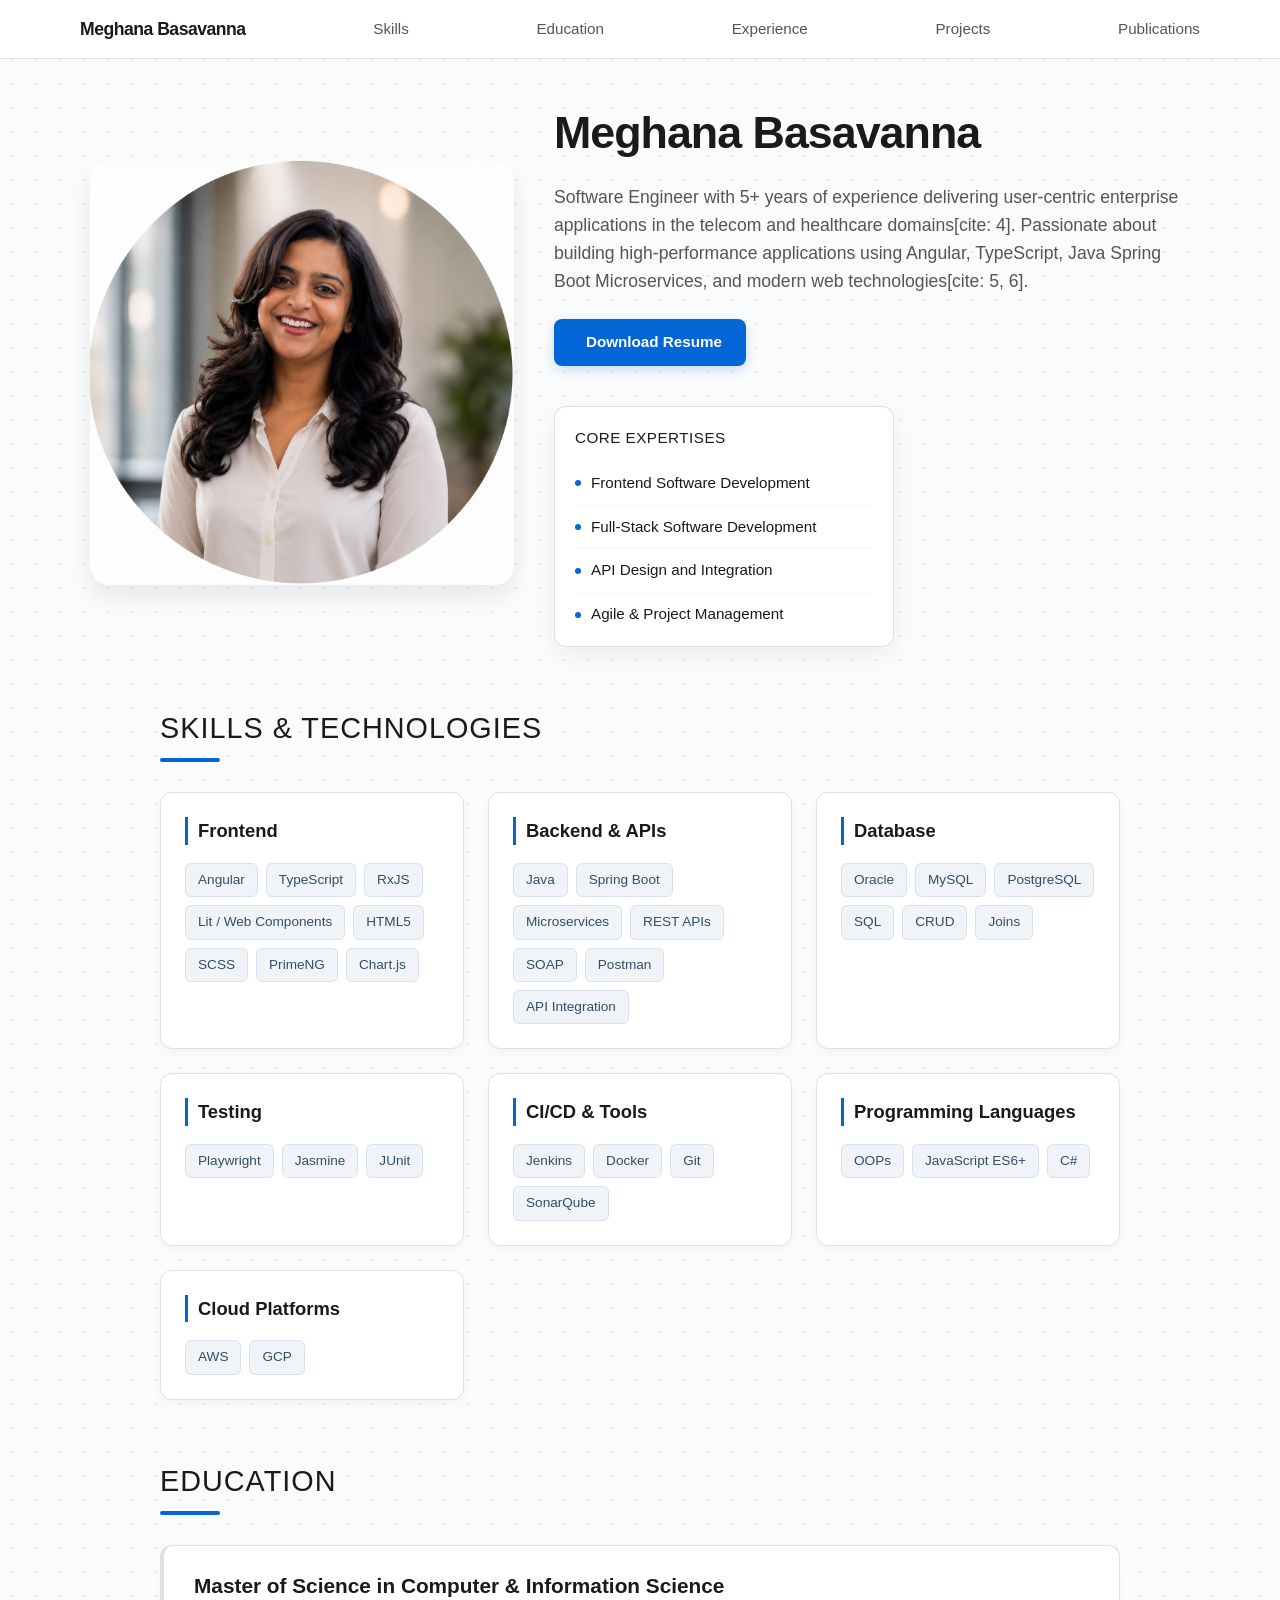
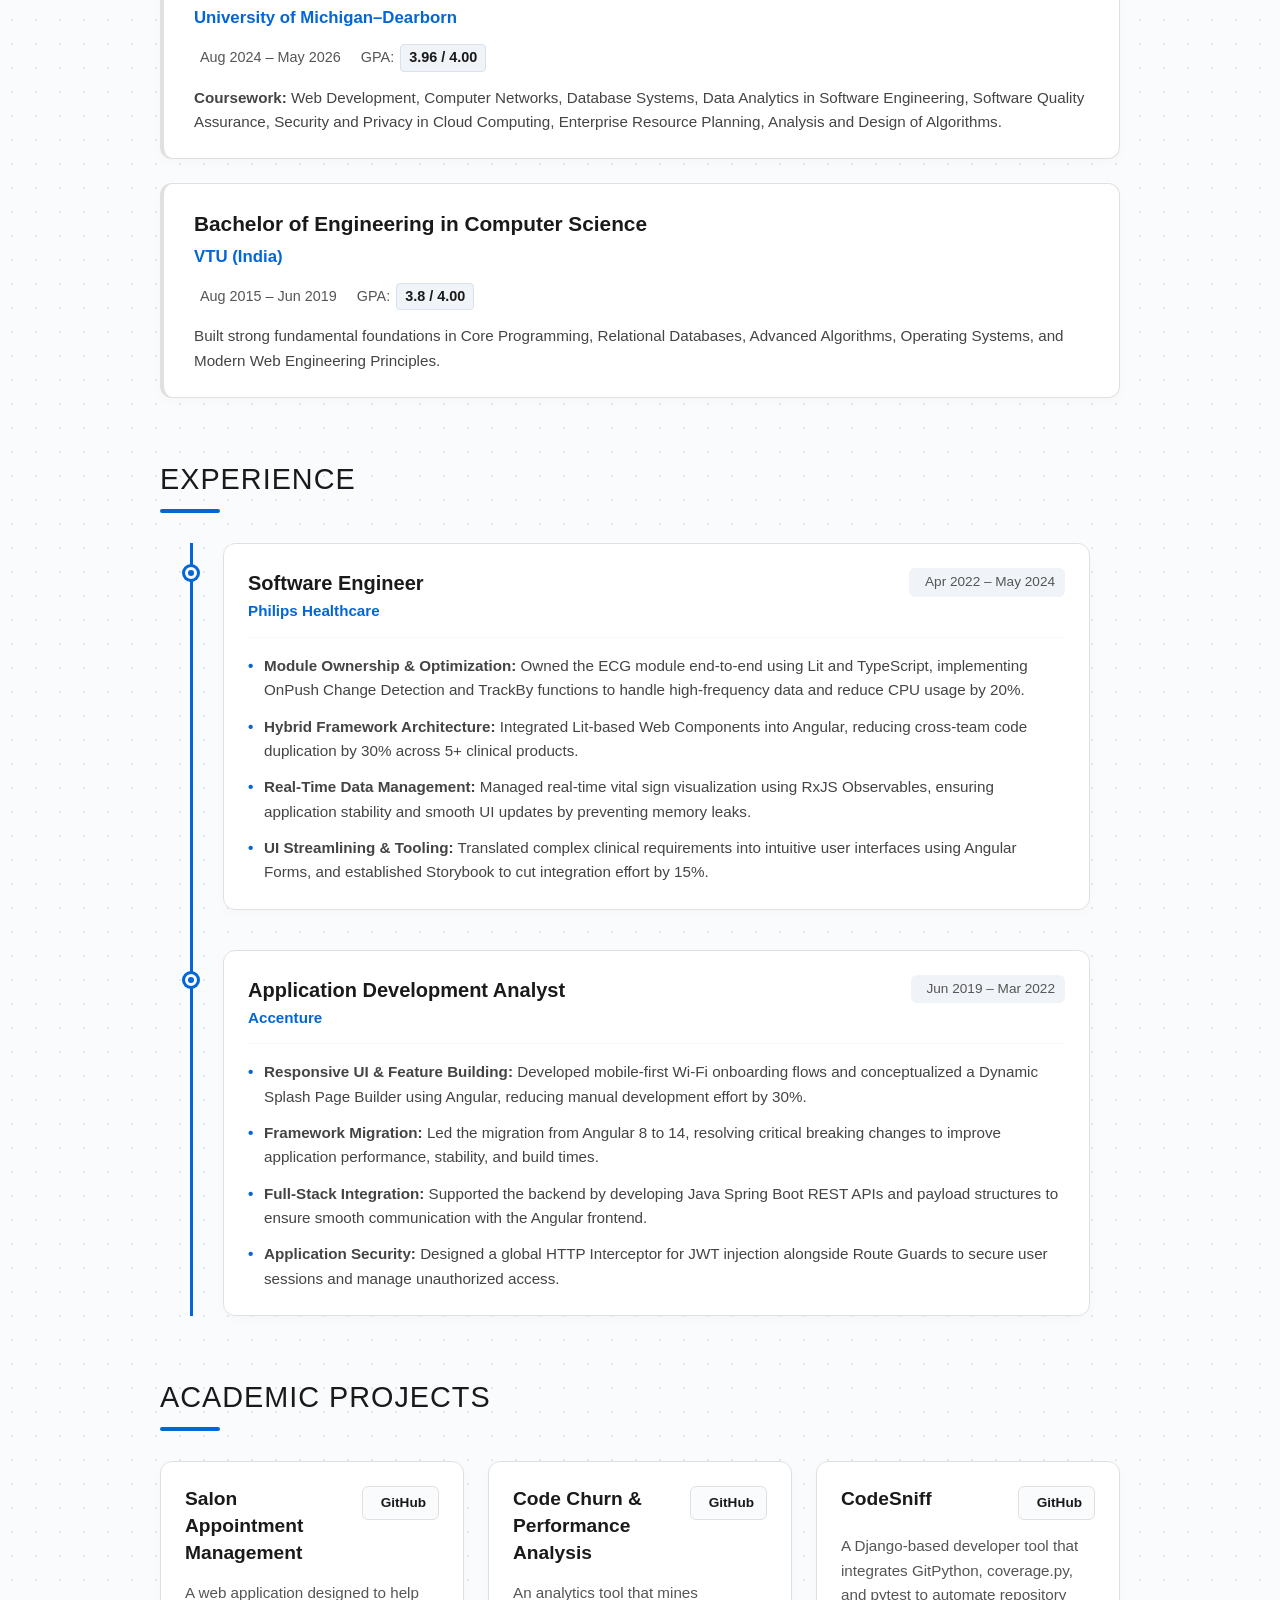
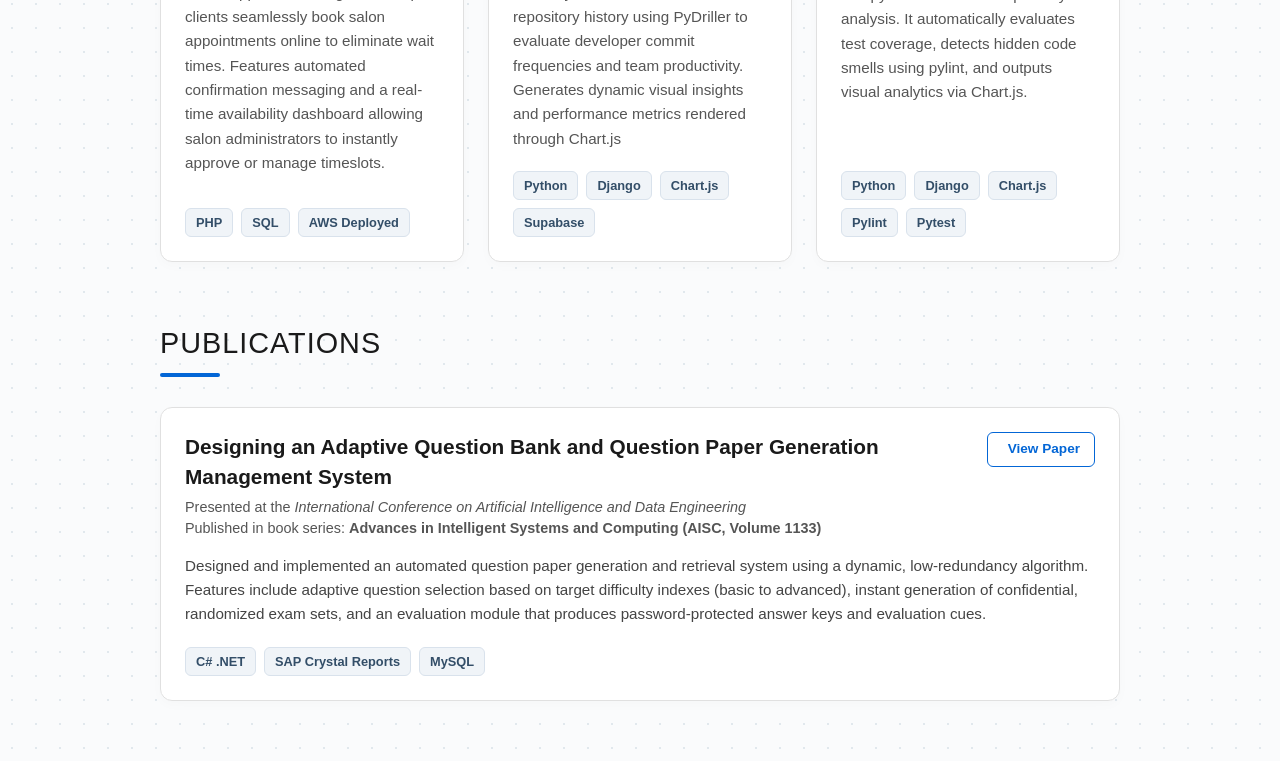
<file: browser/index.html>
<!DOCTYPE html><html lang="en" data-beasties-container><head>
    <meta charset="utf-8">
    <title>Myportfolio</title>
    <base href="/">
    <meta name="viewport" content="width=device-width, initial-scale=1">
    <link rel="icon" type="image/x-icon" href="favicon.ico">
  <style>@layer theme,base,components,utilities;@layer theme{:root{--font-sans: ui-sans-serif, system-ui, sans-serif, "Apple Color Emoji", "Segoe UI Emoji", "Segoe UI Symbol", "Noto Color Emoji";--font-mono: ui-monospace, SFMono-Regular, Menlo, Monaco, Consolas, "Liberation Mono", "Courier New", monospace;--default-font-family: var(--font-sans);--default-mono-font-family: var(--font-mono)}}@layer base{*,:after,:before{box-sizing:border-box;margin:0;padding:0;border:0 solid}html{line-height:1.5;-webkit-text-size-adjust:100%;tab-size:4;font-family:var(--default-font-family, ui-sans-serif, system-ui, sans-serif, "Apple Color Emoji", "Segoe UI Emoji", "Segoe UI Symbol", "Noto Color Emoji");font-feature-settings:var(--default-font-feature-settings, normal);font-variation-settings:var(--default-font-variation-settings, normal);-webkit-tap-highlight-color:transparent}h1,h2,h3,h4{font-size:inherit;font-weight:inherit}a{color:inherit;-webkit-text-decoration:inherit;text-decoration:inherit}strong{font-weight:bolder}ul{list-style:none}img{display:block;vertical-align:middle}img{max-width:100%;height:auto}button{font:inherit;font-feature-settings:inherit;font-variation-settings:inherit;letter-spacing:inherit;color:inherit;border-radius:0;background-color:transparent;opacity:1}button{appearance:button}}@layer utilities{.delay-1{transition-delay:1ms}.delay-2{transition-delay:2ms}.delay-3{transition-delay:3ms}.delay-4{transition-delay:4ms}.delay-5{transition-delay:5ms}.delay-6{transition-delay:6ms}}:root{--primary-color: #1a1a1a;--secondary-color: #0366d6;--text-muted: #555555;--border-color: #e0e0e0;--font-stack: -apple-system, BlinkMacSystemFont, "Segoe UI", Roboto, Helvetica, Arial, sans-serif}body{font-family:var(--font-stack);margin:0;padding:0;color:var(--primary-color);background-color:#fafbfc;background-image:radial-gradient(#e1e8ed 1px,transparent 1px);background-size:24px 24px;position:relative}section{max-width:1000px;margin:60px auto;padding:0 20px}section h2{font-size:1.8rem;color:var(--primary-color);position:relative;padding-bottom:12px;margin-bottom:30px;text-transform:uppercase;letter-spacing:1px}section h2:after{content:"";position:absolute;left:0;bottom:0;width:60px;height:4px;background-color:var(--secondary-color);border-radius:2px}@keyframes fadeInUp{0%{opacity:0;transform:translateY(25px)}to{opacity:1;transform:translateY(0)}}@keyframes fadeIn{0%{opacity:0}to{opacity:1}}.animate-fade-in{animation:fadeIn .8s ease-out forwards}.animate-card{opacity:0;animation:fadeInUp .6s cubic-bezier(.16,1,.3,1) forwards}.delay-1{animation-delay:.1s}.delay-2{animation-delay:.2s}.delay-3{animation-delay:.3s}.delay-4{animation-delay:.4s}html{scroll-behavior:smooth;scroll-padding-top:80px}
</style><link rel="stylesheet" href="styles-ZIGNUPNC.css" media="print" onload="this.media='all'"><noscript><link rel="stylesheet" href="styles-ZIGNUPNC.css"></noscript><style ng-app-id="ng">.nav-container[_ngcontent-ng-c3409909357]{background-color:#fff;border-bottom:1px solid var(--border-color);position:sticky;top:0;z-index:1000}.nav[_ngcontent-ng-c3409909357]{max-width:1200px;margin:0 auto;display:flex;padding:16px 40px}.nav-links[_ngcontent-ng-c3409909357]{display:flex;justify-content:space-between;align-items:center;width:100%;list-style:none;margin:0;padding:0}.nav-links[_ngcontent-ng-c3409909357]   a[_ngcontent-ng-c3409909357]{text-decoration:none;color:var(--text-muted);font-weight:500;font-size:.95rem;position:relative;padding:6px 0;transition:color .2s ease}.nav-links[_ngcontent-ng-c3409909357]   a[_ngcontent-ng-c3409909357]:hover{color:var(--secondary-color)}.nav-links[_ngcontent-ng-c3409909357]   a[_ngcontent-ng-c3409909357]:after{content:"";position:absolute;width:100%;transform:scaleX(0);height:2px;bottom:0;left:0;background-color:var(--secondary-color);transform-origin:bottom right;transition:transform .25s ease-out}.nav-links[_ngcontent-ng-c3409909357]   a[_ngcontent-ng-c3409909357]:hover:after{transform:scaleX(1);transform-origin:bottom left}.nav-links[_ngcontent-ng-c3409909357]   .logo-link[_ngcontent-ng-c3409909357]{color:var(--primary-color);font-weight:700;font-size:1.1rem;letter-spacing:-.5px}.nav-links[_ngcontent-ng-c3409909357]   .logo-link[_ngcontent-ng-c3409909357]:after{display:none}@keyframes _ngcontent-ng-c3409909357_navItemFade{0%{opacity:0;transform:translateY(-10px)}to{opacity:1;transform:translateY(0)}}.animate-nav-item[_ngcontent-ng-c3409909357]{opacity:0;animation:_ngcontent-ng-c3409909357_navItemFade .5s cubic-bezier(.16,1,.3,1) forwards}.delay-5[_ngcontent-ng-c3409909357]{animation-delay:.4s}.delay-6[_ngcontent-ng-c3409909357]{animation-delay:.5s}</style><style ng-app-id="ng">.main-container[_ngcontent-ng-c205131266]{max-width:1100px;margin:40px auto;display:flex;align-items:center;justify-content:center;gap:40px;padding:0 20px}.img-container[_ngcontent-ng-c205131266]{flex:0 0 40%;display:flex;justify-content:center}.profile-pic[_ngcontent-ng-c205131266]{max-width:100%;height:auto;border-radius:20px;box-shadow:0 12px 24px #00000014}.desc[_ngcontent-ng-c205131266]{flex:0 0 60%;display:flex;flex-direction:column}.main-title[_ngcontent-ng-c205131266]{font-size:2.8rem;font-weight:800;color:var(--primary-color);margin:0 0 16px;letter-spacing:-1px}.summary-text[_ngcontent-ng-c205131266]{font-size:1.1rem;line-height:1.6;color:var(--text-muted);margin:0 0 24px}.btn-wrapper[_ngcontent-ng-c205131266]{margin-bottom:30px}.resume-btn[_ngcontent-ng-c205131266]{display:inline-flex;align-items:center;gap:8px;padding:12px 24px;border:none;border-radius:8px;background-color:var(--secondary-color);color:#fff;font-size:.95rem;font-weight:600;cursor:pointer;transition:all .2s ease;box-shadow:0 4px 12px #0366d633}.resume-btn[_ngcontent-ng-c205131266]:hover{background-color:#024da2;transform:translateY(-2px);box-shadow:0 6px 16px #0366d64d}.focus-card[_ngcontent-ng-c205131266]{width:340px;background:#fff;border-radius:12px;padding:20px;box-shadow:0 8px 24px #0000000f;border:1px solid var(--border-color);margin-top:10px}.focus-card[_ngcontent-ng-c205131266]   h4[_ngcontent-ng-c205131266]{margin:0 0 12px;color:var(--primary-color);font-size:.95rem;text-transform:uppercase;letter-spacing:.5px}.focus-card[_ngcontent-ng-c205131266]   ul[_ngcontent-ng-c205131266]{list-style:none;margin:0;padding:0}.focus-card[_ngcontent-ng-c205131266]   li[_ngcontent-ng-c205131266]{padding:10px 0;border-bottom:1px solid #f6f8fa;font-size:.95rem;color:var(--primary-color);font-weight:500;display:flex;align-items:center;gap:10px}.focus-card[_ngcontent-ng-c205131266]   li[_ngcontent-ng-c205131266]:last-child{border-bottom:none;padding-bottom:0}.bullet-dot[_ngcontent-ng-c205131266]{width:6px;height:6px;background-color:var(--secondary-color);border-radius:50%}@media(max-width:850px){.main-container[_ngcontent-ng-c205131266]{flex-direction:column;text-align:center;margin:20px auto}.img-container[_ngcontent-ng-c205131266]{flex:0 0 100%;max-width:250px}.desc[_ngcontent-ng-c205131266]{flex:0 0 100%;align-items:center}.focus-card[_ngcontent-ng-c205131266]{margin-left:0;width:100%;max-width:340px}}</style><style ng-app-id="ng">.skills-container[_ngcontent-ng-c50287813]{padding:0 20px}.skills-grid[_ngcontent-ng-c50287813]{display:grid;grid-template-columns:repeat(auto-fit,minmax(280px,1fr));gap:24px}.skill-card[_ngcontent-ng-c50287813]{background:#fff;padding:24px;border-radius:12px;border:1px solid var(--border-color);box-shadow:0 4px 12px #00000008;transition:transform .3s cubic-bezier(.16,1,.3,1),border-color .3s ease,box-shadow .3s ease}.skill-card[_ngcontent-ng-c50287813]:hover{transform:translateY(-4px);border-color:var(--secondary-color);box-shadow:0 8px 24px #0366d614}.skill-card[_ngcontent-ng-c50287813]   h3[_ngcontent-ng-c50287813]{margin:0 0 18px;color:var(--primary-color);font-size:1.15rem;font-weight:700;border-left:3px solid var(--secondary-color);padding-left:10px}.tags[_ngcontent-ng-c50287813]{display:flex;flex-wrap:wrap;gap:8px}.tags[_ngcontent-ng-c50287813]   span[_ngcontent-ng-c50287813]{background:#f0f4f8;color:#334e68;padding:6px 12px;border-radius:6px;font-size:.85rem;font-weight:500;border:1px solid #d9e2ec;transition:all .2s ease}.tags[_ngcontent-ng-c50287813]   span[_ngcontent-ng-c50287813]:hover{background:var(--secondary-color);color:#fff;border-color:var(--secondary-color)}</style><style ng-app-id="ng">.education-container[_ngcontent-ng-c3951015032]{display:flex;flex-direction:column;gap:24px}.education-card[_ngcontent-ng-c3951015032]{background:#fff;padding:24px 30px;border-radius:12px;border:1px solid var(--border-color);border-left:4px solid var(--border-color);box-shadow:0 4px 12px #00000005;transition:transform .3s cubic-bezier(.16,1,.3,1),border-color .3s ease,box-shadow .3s ease}.education-card[_ngcontent-ng-c3951015032]:hover{transform:translateY(-3px);border-color:var(--secondary-color);border-left-color:var(--secondary-color);box-shadow:0 8px 24px #0366d614}.edu-content[_ngcontent-ng-c3951015032]   h3[_ngcontent-ng-c3951015032]{font-size:1.3rem;font-weight:700;color:var(--primary-color);margin:0 0 4px}.edu-content[_ngcontent-ng-c3951015032]   h4[_ngcontent-ng-c3951015032]{font-size:1.05rem;font-weight:600;color:var(--secondary-color);margin:0 0 14px}.edu-meta[_ngcontent-ng-c3951015032]{display:flex;flex-wrap:wrap;gap:20px;margin-bottom:14px}.edu-duration[_ngcontent-ng-c3951015032], .edu-gpa[_ngcontent-ng-c3951015032]{font-size:.9rem;color:var(--text-muted);margin:0;display:inline-flex;align-items:center;gap:6px}.edu-gpa[_ngcontent-ng-c3951015032]   span[_ngcontent-ng-c3951015032]{font-weight:700;color:var(--primary-color);background-color:#f0f4f8;padding:2px 8px;border-radius:4px;border:1px solid #d9e2ec}.edu-desc[_ngcontent-ng-c3951015032]{font-size:.95rem;line-height:1.6;color:#444;margin:0}@media(max-width:600px){.edu-meta[_ngcontent-ng-c3951015032]{flex-direction:column;gap:8px}}</style><style ng-app-id="ng">.timeline[_ngcontent-ng-c2058045790]{position:relative;max-width:900px;margin:0 auto;padding-left:30px;border-left:3px solid var(--secondary-color)}.timeline-item[_ngcontent-ng-c2058045790]{position:relative;margin-bottom:40px}.timeline-item[_ngcontent-ng-c2058045790]:last-child{margin-bottom:0}.timeline-dot[_ngcontent-ng-c2058045790]{position:absolute;left:-38px;top:24px;width:12px;height:12px;background:var(--secondary-color);border:3px solid #fafafa;border-radius:50%;box-shadow:0 0 0 3px var(--secondary-color)}.timeline-card[_ngcontent-ng-c2058045790]{background:#fff;padding:24px;border-radius:12px;border:1px solid var(--border-color);box-shadow:0 4px 12px #00000005;transition:transform .3s cubic-bezier(.16,1,.3,1),border-color .3s ease,box-shadow .3s ease}.timeline-card[_ngcontent-ng-c2058045790]:hover{transform:translateY(-4px);border-color:var(--secondary-color);box-shadow:0 8px 24px #0366d614}.card-header[_ngcontent-ng-c2058045790]{display:flex;justify-content:space-between;align-items:flex-start;flex-wrap:wrap;gap:12px;border-bottom:1px solid #f6f8fa;padding-bottom:14px;margin-bottom:16px}.timeline-card[_ngcontent-ng-c2058045790]   h3[_ngcontent-ng-c2058045790]{margin:0;font-size:1.25rem;font-weight:700;color:var(--primary-color)}.company[_ngcontent-ng-c2058045790]{display:block;color:var(--secondary-color);font-weight:600;font-size:.95rem;margin-top:2px}.duration[_ngcontent-ng-c2058045790]{font-size:.85rem;color:var(--text-muted);font-weight:500;background-color:#f0f4f8;padding:4px 10px;border-radius:6px;display:inline-flex;align-items:center;gap:6px}.exp-points[_ngcontent-ng-c2058045790]{list-style:none;margin:0;padding:0}.exp-points[_ngcontent-ng-c2058045790]   li[_ngcontent-ng-c2058045790]{font-size:.95rem;line-height:1.6;color:#444;margin-bottom:12px;position:relative;padding-left:16px}.exp-points[_ngcontent-ng-c2058045790]   li[_ngcontent-ng-c2058045790]:last-child{margin-bottom:0}.exp-points[_ngcontent-ng-c2058045790]   li[_ngcontent-ng-c2058045790]:before{content:"\2022";color:var(--secondary-color);font-weight:700;position:absolute;left:0;top:0}@media(max-width:650px){.card-header[_ngcontent-ng-c2058045790]{flex-direction:column;align-items:flex-start;gap:8px}}</style><style ng-app-id="ng">.projects-grid[_ngcontent-ng-c2279007481]{display:grid;grid-template-columns:repeat(auto-fit,minmax(300px,1fr));gap:24px}.project-card[_ngcontent-ng-c2279007481]{background:#fff;border:1px solid var(--border-color);border-radius:12px;padding:24px;box-shadow:0 4px 12px #00000005;display:flex;flex-direction:column;justify-content:space-between;transition:transform .3s cubic-bezier(.16,1,.3,1),border-color .3s ease,box-shadow .3s ease}.project-card[_ngcontent-ng-c2279007481]:hover{transform:translateY(-4px);border-color:var(--secondary-color);box-shadow:0 8px 24px #0366d614}.project-header[_ngcontent-ng-c2279007481]{display:flex;justify-content:space-between;align-items:flex-start;gap:14px;margin-bottom:14px}.project-header[_ngcontent-ng-c2279007481]   h3[_ngcontent-ng-c2279007481]{margin:0;color:var(--primary-color);font-size:1.2rem;font-weight:700;line-height:1.4}.github-link[_ngcontent-ng-c2279007481]{display:inline-flex;align-items:center;gap:6px;text-decoration:none;color:var(--primary-color);font-weight:600;font-size:.85rem;border:1px solid var(--border-color);border-radius:6px;padding:6px 12px;background-color:#fafbfc;white-space:nowrap;transition:all .2s ease}.github-link[_ngcontent-ng-c2279007481]:hover{background-color:#f3f4f6;color:var(--secondary-color);border-color:var(--secondary-color)}.project-description[_ngcontent-ng-c2279007481]{color:var(--text-muted);font-size:.95rem;line-height:1.6;margin:0 0 20px;flex-grow:1}.tech-stack[_ngcontent-ng-c2279007481]{display:flex;flex-wrap:wrap;gap:8px}.tech-tag[_ngcontent-ng-c2279007481]{background-color:#f0f4f8;color:#334e68;font-size:.8rem;font-weight:600;padding:4px 10px;border-radius:6px;border:1px solid #d9e2ec}@media(max-width:500px){.project-header[_ngcontent-ng-c2279007481]{flex-direction:column;align-items:flex-start;gap:10px}.github-link[_ngcontent-ng-c2279007481]{width:100%;justify-content:center}}</style><style ng-app-id="ng">.publication-card[_ngcontent-ng-c3181293910]{background:#fff;border:1px solid var(--border-color);border-radius:12px;padding:24px;box-shadow:0 4px 12px #00000005;transition:transform .3s cubic-bezier(.16,1,.3,1),border-color .3s ease,box-shadow .3s ease}.publication-card[_ngcontent-ng-c3181293910]:hover{transform:translateY(-4px);border-color:var(--secondary-color);box-shadow:0 8px 24px #0366d614}.publication-header[_ngcontent-ng-c3181293910]{display:flex;justify-content:space-between;align-items:flex-start;gap:20px;margin-bottom:14px}.publication-header[_ngcontent-ng-c3181293910]   h3[_ngcontent-ng-c3181293910]{margin:0 0 6px;color:var(--primary-color);font-size:1.3rem;line-height:1.4;font-weight:700}.conference-info[_ngcontent-ng-c3181293910]{margin:0;color:var(--text-muted);font-size:.9rem;line-height:1.5}.publication-link[_ngcontent-ng-c3181293910]{display:inline-flex;align-items:center;gap:6px;text-decoration:none;color:var(--secondary-color);font-weight:600;font-size:.85rem;border:1px solid var(--secondary-color);border-radius:6px;padding:6px 14px;background-color:#fff;white-space:nowrap;transition:all .2s ease}.publication-link[_ngcontent-ng-c3181293910]:hover{background-color:var(--secondary-color);color:#fff}.publication-description[_ngcontent-ng-c3181293910]{color:#444;font-size:.95rem;line-height:1.6;margin:0 0 20px}.tech-stack[_ngcontent-ng-c3181293910]{display:flex;flex-wrap:wrap;gap:8px}.tech-tag[_ngcontent-ng-c3181293910]{background-color:#f0f4f8;color:#334e68;font-size:.8rem;font-weight:600;padding:4px 10px;border-radius:6px;border:1px solid #d9e2ec}@media(max-width:650px){.publication-header[_ngcontent-ng-c3181293910]{flex-direction:column;align-items:flex-start;gap:12px}.publication-link[_ngcontent-ng-c3181293910]{width:100%;justify-content:center}}</style></head>
  <body><!--nghm--><script type="text/javascript" id="ng-event-dispatch-contract">(()=>{function p(t,n,r,o,e,i,f,m){return{eventType:t,event:n,targetElement:r,eic:o,timeStamp:e,eia:i,eirp:f,eiack:m}}function u(t){let n=[],r=e=>{n.push(e)};return{c:t,q:n,et:[],etc:[],d:r,h:e=>{r(p(e.type,e,e.target,t,Date.now()))}}}function s(t,n,r){for(let o=0;o<n.length;o++){let e=n[o];(r?t.etc:t.et).push(e),t.c.addEventListener(e,t.h,r)}}function c(t,n,r,o,e=window){let i=u(t);e._ejsas||(e._ejsas={}),e._ejsas[n]=i,s(i,r),s(i,o,!0)}window.__jsaction_bootstrap=c;})();
</script><script>window.__jsaction_bootstrap(document.body,"ng",["click"],[]);</script>
    <app-root ng-version="21.2.12" ngh="0" ng-server-context="ssg"><app-navbar _nghost-ng-c3409909357 ngh="0"><div _ngcontent-ng-c3409909357 class="nav-container animate-fade-in"><nav _ngcontent-ng-c3409909357 class="nav"><ul _ngcontent-ng-c3409909357 class="nav-links"><li _ngcontent-ng-c3409909357 class="animate-nav-item delay-1"><a _ngcontent-ng-c3409909357 href="#landing" class="logo-link">Meghana Basavanna</a></li><li _ngcontent-ng-c3409909357 class="animate-nav-item delay-2"><a _ngcontent-ng-c3409909357 href="#skills">Skills</a></li><li _ngcontent-ng-c3409909357 class="animate-nav-item delay-4"><a _ngcontent-ng-c3409909357 href="#education">Education</a></li><li _ngcontent-ng-c3409909357 class="animate-nav-item delay-3"><a _ngcontent-ng-c3409909357 href="#experience">Experience</a></li><li _ngcontent-ng-c3409909357 class="animate-nav-item delay-5"><a _ngcontent-ng-c3409909357 href="#projects">Projects</a></li><li _ngcontent-ng-c3409909357 class="animate-nav-item delay-6"><a _ngcontent-ng-c3409909357 href="#publication">Publications</a></li></ul></nav></div></app-navbar><app-landing _nghost-ng-c205131266 ngh="0"><section _ngcontent-ng-c205131266 class="main-container"><div _ngcontent-ng-c205131266 class="img-container animate-fade-in"><img _ngcontent-ng-c205131266 src="/profile.png" alt="Meghana" class="profile-pic"></div><div _ngcontent-ng-c205131266 class="desc"><h1 _ngcontent-ng-c205131266 class="main-title animate-fade-in">Meghana Basavanna</h1><p _ngcontent-ng-c205131266 class="summary-text animate-card delay-1"> Software Engineer with 5+ years of experience delivering user-centric enterprise applications in the telecom and healthcare domains[cite: 4]. Passionate about building high-performance applications using Angular, TypeScript, Java Spring Boot Microservices, and modern web technologies[cite: 5, 6]. </p><div _ngcontent-ng-c205131266 class="btn-wrapper animate-card delay-2"><button _ngcontent-ng-c205131266 class="resume-btn" jsaction="click:;"><i _ngcontent-ng-c205131266 class="fas fa-download"></i> Download Resume </button></div><div _ngcontent-ng-c205131266 class="focus-card animate-card delay-3"><h4 _ngcontent-ng-c205131266>Core Expertises</h4><ul _ngcontent-ng-c205131266><li _ngcontent-ng-c205131266><span _ngcontent-ng-c205131266 class="bullet-dot"></span> Frontend Software Development</li><li _ngcontent-ng-c205131266><span _ngcontent-ng-c205131266 class="bullet-dot"></span> Full-Stack Software Development</li><li _ngcontent-ng-c205131266><span _ngcontent-ng-c205131266 class="bullet-dot"></span> API Design and Integration</li><li _ngcontent-ng-c205131266><span _ngcontent-ng-c205131266 class="bullet-dot"></span> Agile &amp; Project Management</li></ul></div></div></section></app-landing><app-skills _nghost-ng-c50287813 ngh="0"><section _ngcontent-ng-c50287813 id="skills" class="skills-container"><h2 _ngcontent-ng-c50287813 class="animate-fade-in">Skills &amp; Technologies</h2><div _ngcontent-ng-c50287813 class="skills-grid"><div _ngcontent-ng-c50287813 class="skill-card animate-card delay-1"><h3 _ngcontent-ng-c50287813>Frontend</h3><div _ngcontent-ng-c50287813 class="tags"><span _ngcontent-ng-c50287813>Angular</span><span _ngcontent-ng-c50287813>TypeScript</span><span _ngcontent-ng-c50287813>RxJS</span><span _ngcontent-ng-c50287813>Lit / Web Components</span><span _ngcontent-ng-c50287813>HTML5</span><span _ngcontent-ng-c50287813>SCSS</span><span _ngcontent-ng-c50287813>PrimeNG</span><span _ngcontent-ng-c50287813>Chart.js</span></div></div><div _ngcontent-ng-c50287813 class="skill-card animate-card delay-1"><h3 _ngcontent-ng-c50287813>Backend &amp; APIs</h3><div _ngcontent-ng-c50287813 class="tags"><span _ngcontent-ng-c50287813>Java</span><span _ngcontent-ng-c50287813>Spring Boot</span><span _ngcontent-ng-c50287813>Microservices</span><span _ngcontent-ng-c50287813>REST APIs</span><span _ngcontent-ng-c50287813>SOAP</span><span _ngcontent-ng-c50287813>Postman</span><span _ngcontent-ng-c50287813>API Integration</span></div></div><div _ngcontent-ng-c50287813 class="skill-card animate-card delay-2"><h3 _ngcontent-ng-c50287813>Database</h3><div _ngcontent-ng-c50287813 class="tags"><span _ngcontent-ng-c50287813>Oracle</span><span _ngcontent-ng-c50287813>MySQL</span><span _ngcontent-ng-c50287813>PostgreSQL</span><span _ngcontent-ng-c50287813>SQL</span><span _ngcontent-ng-c50287813>CRUD</span><span _ngcontent-ng-c50287813>Joins</span></div></div><div _ngcontent-ng-c50287813 class="skill-card animate-card delay-2"><h3 _ngcontent-ng-c50287813>Testing</h3><div _ngcontent-ng-c50287813 class="tags"><span _ngcontent-ng-c50287813>Playwright</span><span _ngcontent-ng-c50287813>Jasmine</span><span _ngcontent-ng-c50287813>JUnit</span></div></div><div _ngcontent-ng-c50287813 class="skill-card animate-card delay-3"><h3 _ngcontent-ng-c50287813>CI/CD &amp; Tools</h3><div _ngcontent-ng-c50287813 class="tags"><span _ngcontent-ng-c50287813>Jenkins</span><span _ngcontent-ng-c50287813>Docker</span><span _ngcontent-ng-c50287813>Git</span><span _ngcontent-ng-c50287813>SonarQube</span></div></div><div _ngcontent-ng-c50287813 class="skill-card animate-card delay-3"><h3 _ngcontent-ng-c50287813>Programming Languages</h3><div _ngcontent-ng-c50287813 class="tags"><span _ngcontent-ng-c50287813>OOPs</span><span _ngcontent-ng-c50287813>JavaScript ES6+</span><span _ngcontent-ng-c50287813>C#</span></div></div><div _ngcontent-ng-c50287813 class="skill-card animate-card delay-4"><h3 _ngcontent-ng-c50287813>Cloud Platforms</h3><div _ngcontent-ng-c50287813 class="tags"><span _ngcontent-ng-c50287813>AWS</span><span _ngcontent-ng-c50287813>GCP</span></div></div></div></section></app-skills><app-education _nghost-ng-c3951015032 ngh="0"><section _ngcontent-ng-c3951015032 id="education" class="education-section"><h2 _ngcontent-ng-c3951015032 class="animate-fade-in">Education</h2><div _ngcontent-ng-c3951015032 class="education-container"><div _ngcontent-ng-c3951015032 class="education-card animate-card delay-1"><div _ngcontent-ng-c3951015032 class="edu-content"><h3 _ngcontent-ng-c3951015032>Master of Science in Computer &amp; Information Science</h3><h4 _ngcontent-ng-c3951015032>University of Michigan–Dearborn</h4><div _ngcontent-ng-c3951015032 class="edu-meta"><p _ngcontent-ng-c3951015032 class="edu-duration"><i _ngcontent-ng-c3951015032 class="far fa-calendar-alt"></i> Aug 2024 – May 2026</p><p _ngcontent-ng-c3951015032 class="edu-gpa">GPA: <span _ngcontent-ng-c3951015032>3.96 / 4.00</span></p></div><p _ngcontent-ng-c3951015032 class="edu-desc"><strong _ngcontent-ng-c3951015032>Coursework:</strong> Web Development, Computer Networks, Database Systems, Data Analytics in Software Engineering, Software Quality Assurance, Security and Privacy in Cloud Computing, Enterprise Resource Planning, Analysis and Design of Algorithms. </p></div></div><div _ngcontent-ng-c3951015032 class="education-card animate-card delay-2"><div _ngcontent-ng-c3951015032 class="edu-content"><h3 _ngcontent-ng-c3951015032>Bachelor of Engineering in Computer Science</h3><h4 _ngcontent-ng-c3951015032>VTU (India)</h4><div _ngcontent-ng-c3951015032 class="edu-meta"><p _ngcontent-ng-c3951015032 class="edu-duration"><i _ngcontent-ng-c3951015032 class="far fa-calendar-alt"></i> Aug 2015 – Jun 2019</p><p _ngcontent-ng-c3951015032 class="edu-gpa">GPA: <span _ngcontent-ng-c3951015032>3.8 / 4.00</span></p></div><p _ngcontent-ng-c3951015032 class="edu-desc"> Built strong fundamental foundations in Core Programming, Relational Databases, Advanced Algorithms, Operating Systems, and Modern Web Engineering Principles. </p></div></div></div></section></app-education><app-experience _nghost-ng-c2058045790 ngh="1"><section _ngcontent-ng-c2058045790 id="experience" class="experience-section"><h2 _ngcontent-ng-c2058045790 class="animate-fade-in">Experience</h2><div _ngcontent-ng-c2058045790 class="timeline"><div _ngcontent-ng-c2058045790 class="timeline-item animate-card delay-1"><div _ngcontent-ng-c2058045790 class="timeline-dot"></div><div _ngcontent-ng-c2058045790 class="timeline-card"><div _ngcontent-ng-c2058045790 class="card-header"><div _ngcontent-ng-c2058045790><h3 _ngcontent-ng-c2058045790>Software Engineer</h3><span _ngcontent-ng-c2058045790 class="company">Philips Healthcare</span></div><span _ngcontent-ng-c2058045790 class="duration"><i _ngcontent-ng-c2058045790 class="far fa-calendar-alt"></i> Apr 2022 – May 2024</span></div><ul _ngcontent-ng-c2058045790 class="exp-points"><li _ngcontent-ng-c2058045790><strong _ngcontent-ng-c2058045790>Module Ownership &amp; Optimization:</strong> Owned the ECG module end-to-end using Lit and TypeScript, implementing OnPush Change Detection and TrackBy functions to handle high-frequency data and reduce CPU usage by 20%. </li><li _ngcontent-ng-c2058045790><strong _ngcontent-ng-c2058045790>Hybrid Framework Architecture:</strong> Integrated Lit-based Web Components into Angular, reducing cross-team code duplication by 30% across 5+ clinical products. </li><li _ngcontent-ng-c2058045790><strong _ngcontent-ng-c2058045790>Real-Time Data Management:</strong> Managed real-time vital sign visualization using RxJS Observables, ensuring application stability and smooth UI updates by preventing memory leaks. </li><li _ngcontent-ng-c2058045790><strong _ngcontent-ng-c2058045790>UI Streamlining &amp; Tooling:</strong> Translated complex clinical requirements into intuitive user interfaces using Angular Forms, and established Storybook to cut integration effort by 15%. </li><!----></ul></div></div><div _ngcontent-ng-c2058045790 class="timeline-item animate-card delay-2"><div _ngcontent-ng-c2058045790 class="timeline-dot"></div><div _ngcontent-ng-c2058045790 class="timeline-card"><div _ngcontent-ng-c2058045790 class="card-header"><div _ngcontent-ng-c2058045790><h3 _ngcontent-ng-c2058045790>Application Development Analyst</h3><span _ngcontent-ng-c2058045790 class="company">Accenture</span></div><span _ngcontent-ng-c2058045790 class="duration"><i _ngcontent-ng-c2058045790 class="far fa-calendar-alt"></i> Jun 2019 – Mar 2022</span></div><ul _ngcontent-ng-c2058045790 class="exp-points"><li _ngcontent-ng-c2058045790><strong _ngcontent-ng-c2058045790>Responsive UI &amp; Feature Building:</strong> Developed mobile-first Wi-Fi onboarding flows and conceptualized a Dynamic Splash Page Builder using Angular, reducing manual development effort by 30%. </li><li _ngcontent-ng-c2058045790><strong _ngcontent-ng-c2058045790>Framework Migration:</strong> Led the migration from Angular 8 to 14, resolving critical breaking changes to improve application performance, stability, and build times. </li><li _ngcontent-ng-c2058045790><strong _ngcontent-ng-c2058045790>Full-Stack Integration:</strong> Supported the backend by developing Java Spring Boot REST APIs and payload structures to ensure smooth communication with the Angular frontend. </li><li _ngcontent-ng-c2058045790><strong _ngcontent-ng-c2058045790>Application Security:</strong> Designed a global HTTP Interceptor for JWT injection alongside Route Guards to secure user sessions and manage unauthorized access. </li><!----></ul></div></div></div></section></app-experience><app-projects _nghost-ng-c2279007481 ngh="0"><section _ngcontent-ng-c2279007481 id="projects" class="projects-section"><h2 _ngcontent-ng-c2279007481 class="animate-fade-in">Academic Projects</h2><div _ngcontent-ng-c2279007481 class="projects-grid"><div _ngcontent-ng-c2279007481 class="project-card animate-card delay-1"><div _ngcontent-ng-c2279007481 class="project-header"><h3 _ngcontent-ng-c2279007481>Salon Appointment Management</h3><a _ngcontent-ng-c2279007481 href="https://github.com/MeghanaBasavanna/Elegance_Scheduler" target="_blank" title="View Code on GitHub" class="github-link"><i _ngcontent-ng-c2279007481 class="fab fa-github"></i> GitHub </a></div><p _ngcontent-ng-c2279007481 class="project-description"> A web application designed to help clients seamlessly book salon appointments online to eliminate wait times. Features automated confirmation messaging and a real-time availability dashboard allowing salon administrators to instantly approve or manage timeslots. </p><div _ngcontent-ng-c2279007481 class="tech-stack"><span _ngcontent-ng-c2279007481 class="tech-tag">PHP</span><span _ngcontent-ng-c2279007481 class="tech-tag">SQL</span><span _ngcontent-ng-c2279007481 class="tech-tag">AWS Deployed</span></div></div><div _ngcontent-ng-c2279007481 class="project-card animate-card delay-2"><div _ngcontent-ng-c2279007481 class="project-header"><h3 _ngcontent-ng-c2279007481>Code Churn &amp; Performance Analysis</h3><a _ngcontent-ng-c2279007481 href="https://github.com/JacobWald/DevPulse" target="_blank" title="View Code on GitHub" class="github-link"><i _ngcontent-ng-c2279007481 class="fab fa-github"></i> GitHub </a></div><p _ngcontent-ng-c2279007481 class="project-description"> An analytics tool that mines repository history using PyDriller to evaluate developer commit frequencies and team productivity. Generates dynamic visual insights and performance metrics rendered through Chart.js </p><div _ngcontent-ng-c2279007481 class="tech-stack"><span _ngcontent-ng-c2279007481 class="tech-tag">Python</span><span _ngcontent-ng-c2279007481 class="tech-tag">Django</span><span _ngcontent-ng-c2279007481 class="tech-tag">Chart.js</span><span _ngcontent-ng-c2279007481 class="tech-tag">Supabase</span></div></div><div _ngcontent-ng-c2279007481 class="project-card animate-card delay-3"><div _ngcontent-ng-c2279007481 class="project-header"><h3 _ngcontent-ng-c2279007481>CodeSniff</h3><a _ngcontent-ng-c2279007481 href="https://github.com/btbyard/CodeSniff" target="_blank" title="View Code on GitHub" class="github-link"><i _ngcontent-ng-c2279007481 class="fab fa-github"></i> GitHub </a></div><p _ngcontent-ng-c2279007481 class="project-description"> A Django-based developer tool that integrates GitPython, coverage.py, and pytest to automate repository analysis. It automatically evaluates test coverage, detects hidden code smells using pylint, and outputs visual analytics via Chart.js. </p><div _ngcontent-ng-c2279007481 class="tech-stack"><span _ngcontent-ng-c2279007481 class="tech-tag">Python</span><span _ngcontent-ng-c2279007481 class="tech-tag">Django</span><span _ngcontent-ng-c2279007481 class="tech-tag">Chart.js</span><span _ngcontent-ng-c2279007481 class="tech-tag">Pylint</span><span _ngcontent-ng-c2279007481 class="tech-tag">Pytest</span></div></div></div></section></app-projects><app-publication _nghost-ng-c3181293910 ngh="0"><section _ngcontent-ng-c3181293910 id="publication" class="publication-section"><h2 _ngcontent-ng-c3181293910 class="animate-fade-in">Publications</h2><div _ngcontent-ng-c3181293910 class="publication-card animate-card delay-1"><div _ngcontent-ng-c3181293910 class="publication-header"><div _ngcontent-ng-c3181293910 class="title-area"><h3 _ngcontent-ng-c3181293910>Designing an Adaptive Question Bank and Question Paper Generation Management System</h3><p _ngcontent-ng-c3181293910 class="conference-info"> Presented at the <em _ngcontent-ng-c3181293910>International Conference on Artificial Intelligence and Data Engineering</em><br _ngcontent-ng-c3181293910> Published in book series: <strong _ngcontent-ng-c3181293910>Advances in Intelligent Systems and Computing (AISC, Volume 1133)</strong></p></div><a _ngcontent-ng-c3181293910 href="https://link.springer.com/chapter/10.1007/978-981-15-3514-7_72" target="_blank" title="Read Publication" class="publication-link"><i _ngcontent-ng-c3181293910 class="fas fa-external-link-alt"></i> View Paper </a></div><p _ngcontent-ng-c3181293910 class="publication-description"> Designed and implemented an automated question paper generation and retrieval system using a dynamic, low-redundancy algorithm. Features include adaptive question selection based on target difficulty indexes (basic to advanced), instant generation of confidential, randomized exam sets, and an evaluation module that produces password-protected answer keys and evaluation cues. </p><div _ngcontent-ng-c3181293910 class="tech-stack"><span _ngcontent-ng-c3181293910 class="tech-tag">C# .NET</span><span _ngcontent-ng-c3181293910 class="tech-tag">SAP Crystal Reports</span><span _ngcontent-ng-c3181293910 class="tech-tag">MySQL</span></div></div></section></app-publication></app-root>
  <script src="main-RVZEOZCQ.js" type="module"></script>

<script id="ng-state" type="application/json">{"__nghData__":[{},{"t":{"17":"t0","31":"t1"},"c":{"17":[{"i":"t0","r":1,"x":4}],"31":[{"i":"t1","r":1,"x":4}]}}]}</script></body></html>
</file>
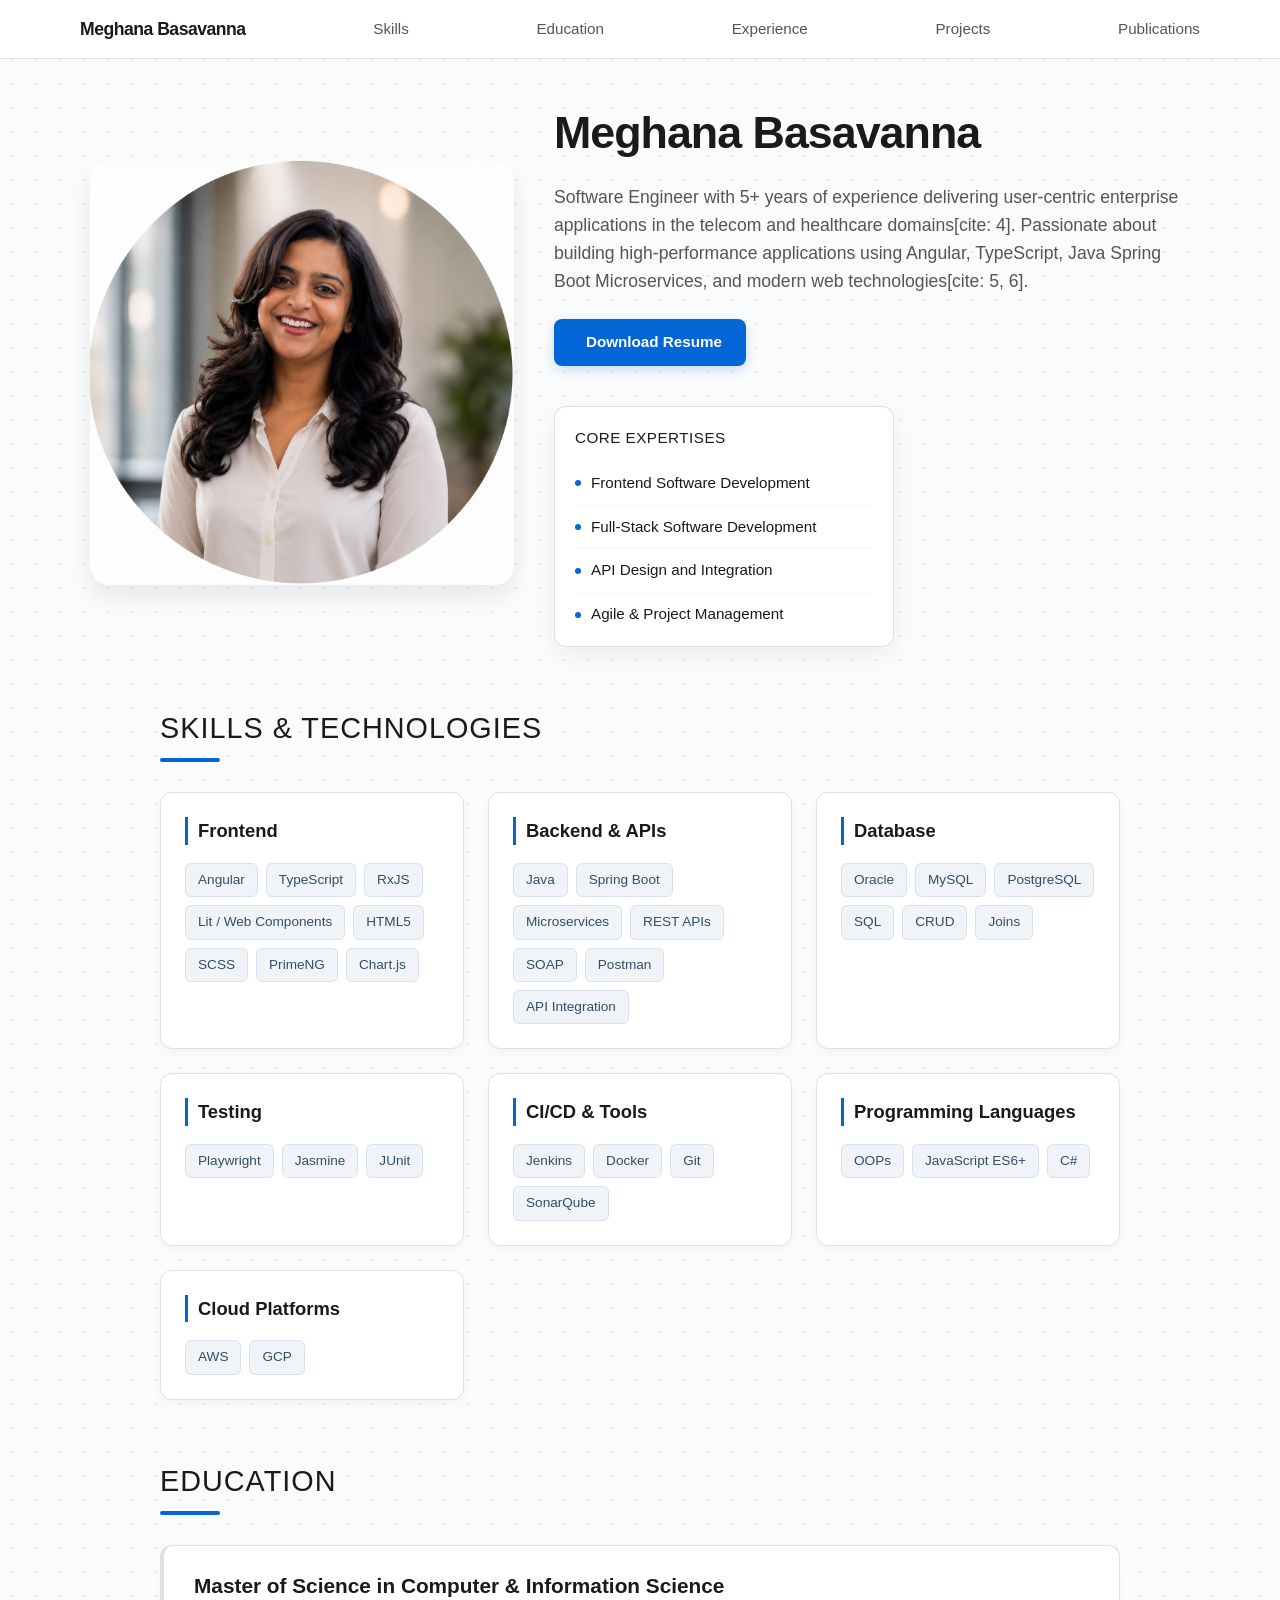
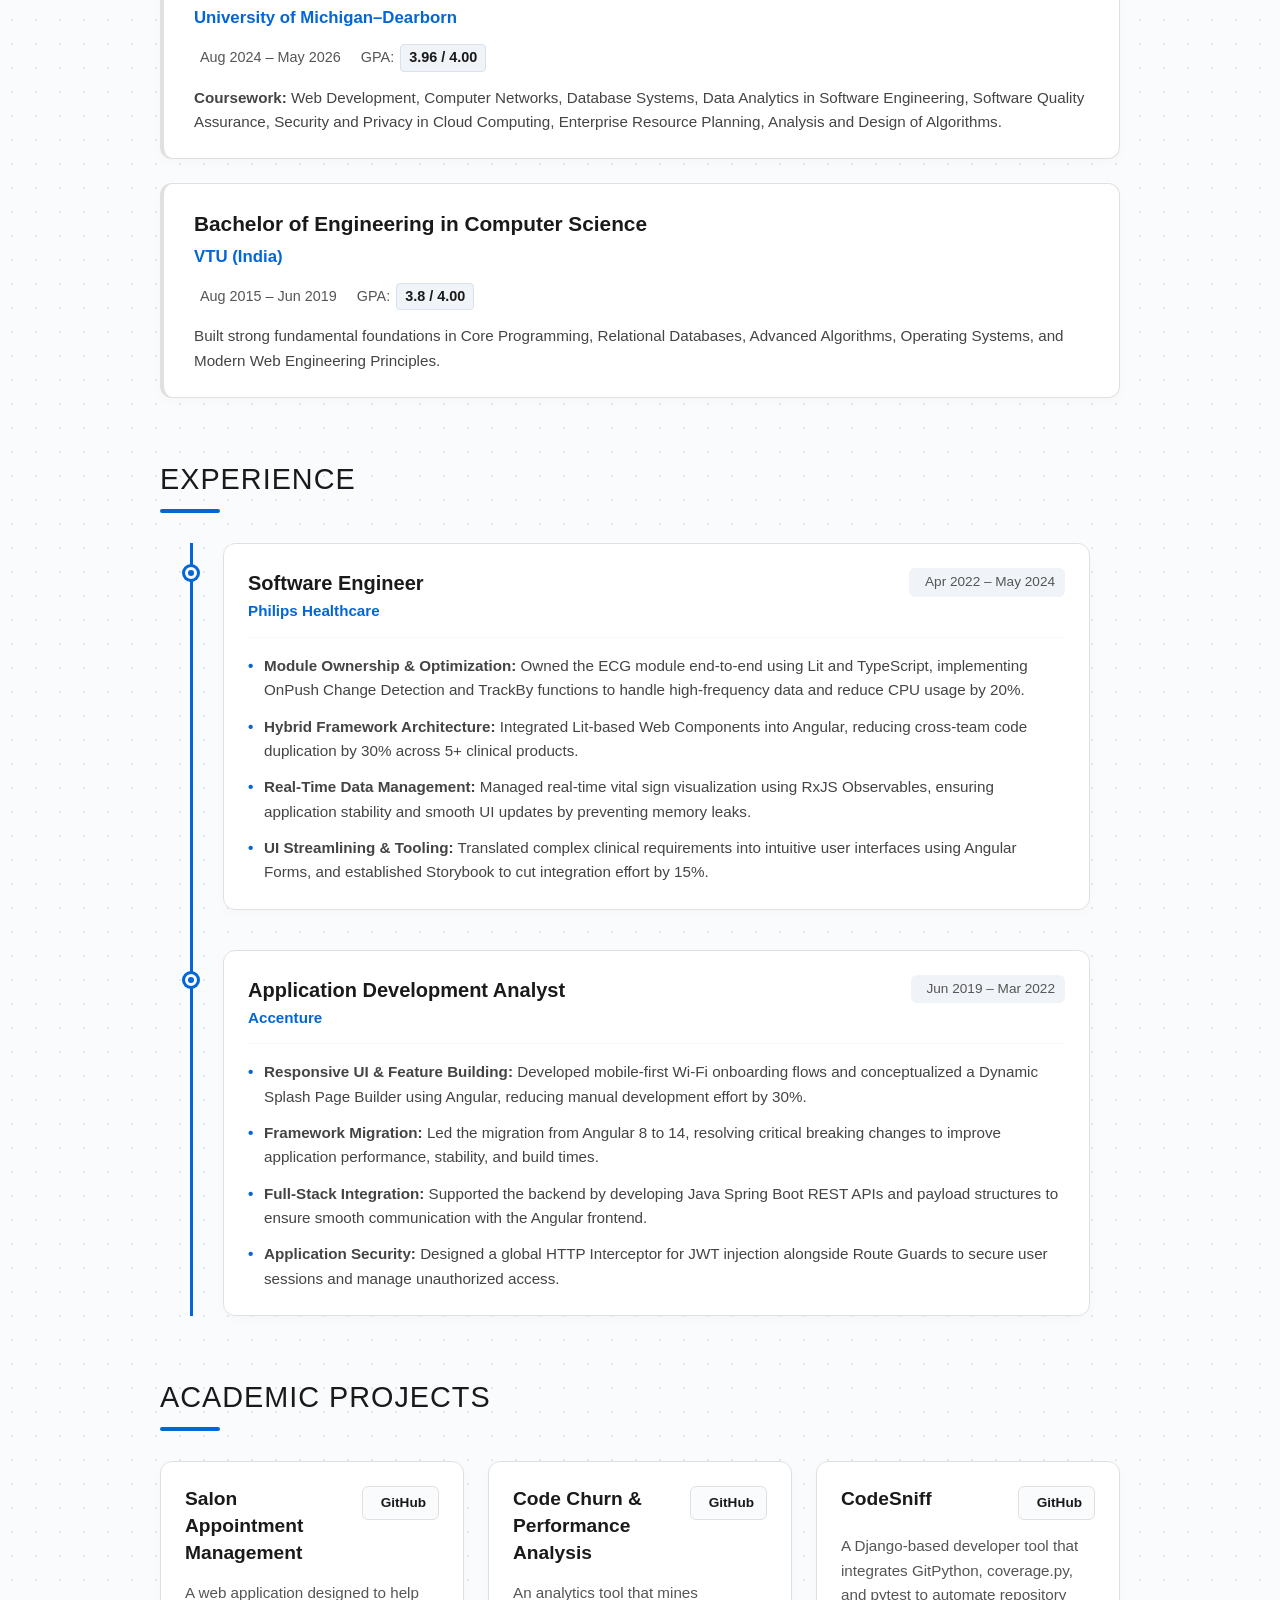
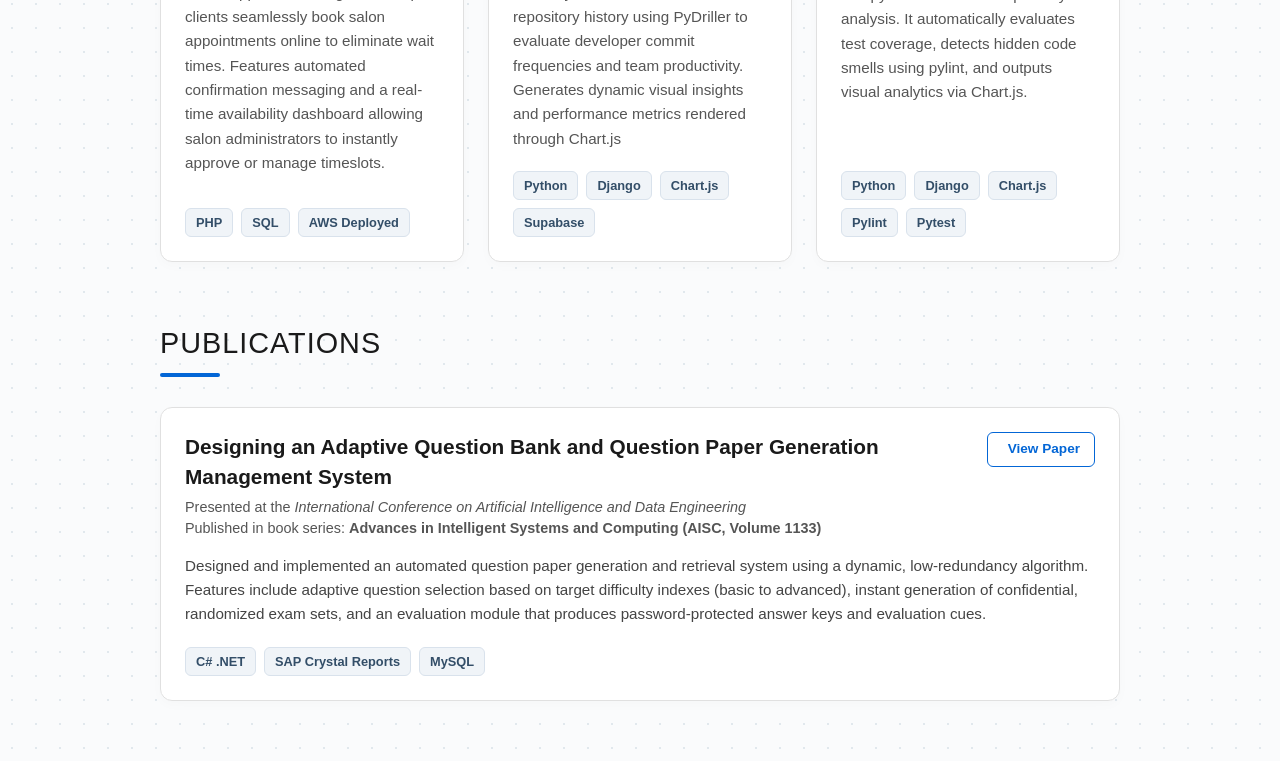
<file: browser/index.csr.html>
<!DOCTYPE html>
<html lang="en" data-beasties-container="">
  <head>
    <meta charset="utf-8">
    <title>Myportfolio</title>
    <base href="/">
    <meta name="viewport" content="width=device-width, initial-scale=1">
    <link rel="icon" type="image/x-icon" href="favicon.ico">
  <style>@layer theme,base,components,utilities;@layer theme{:root{--font-sans:ui-sans-serif, system-ui, sans-serif, "Apple Color Emoji", "Segoe UI Emoji", "Segoe UI Symbol", "Noto Color Emoji";--font-mono:ui-monospace, SFMono-Regular, Menlo, Monaco, Consolas, "Liberation Mono", "Courier New", monospace;--default-font-family:var(--font-sans);--default-mono-font-family:var(--font-mono)}}@layer base{*,:after,:before{box-sizing:border-box;margin:0;padding:0;border:0 solid}html{line-height:1.5;-webkit-text-size-adjust:100%;tab-size:4;font-family:var(--default-font-family, ui-sans-serif, system-ui, sans-serif, "Apple Color Emoji", "Segoe UI Emoji", "Segoe UI Symbol", "Noto Color Emoji");font-feature-settings:var(--default-font-feature-settings, normal);font-variation-settings:var(--default-font-variation-settings, normal);-webkit-tap-highlight-color:transparent}}@layer utilities{}:root{--primary-color:#1a1a1a;--secondary-color:#0366d6;--text-muted:#555555;--border-color:#e0e0e0;--font-stack:-apple-system, BlinkMacSystemFont, "Segoe UI", Roboto, Helvetica, Arial, sans-serif}body{font-family:var(--font-stack);margin:0;padding:0;color:var(--primary-color);background-color:#fafbfc;background-image:radial-gradient(#e1e8ed 1px,transparent 1px);background-size:24px 24px;position:relative}html{scroll-behavior:smooth;scroll-padding-top:80px}</style><link rel="stylesheet" href="styles-ZIGNUPNC.css" media="print" onload="this.media='all'"><noscript><link rel="stylesheet" href="styles-ZIGNUPNC.css"></noscript></head>
  <body ngcm="">
    <app-root></app-root>
  <script src="main-RVZEOZCQ.js" type="module"></script></body>
</html>
</file>
<file: browser/styles-ZIGNUPNC.css>
@layer theme,base,components,utilities;@layer theme{:root,:host{--font-sans: ui-sans-serif, system-ui, sans-serif, "Apple Color Emoji", "Segoe UI Emoji", "Segoe UI Symbol", "Noto Color Emoji";--font-mono: ui-monospace, SFMono-Regular, Menlo, Monaco, Consolas, "Liberation Mono", "Courier New", monospace;--default-font-family: var(--font-sans);--default-mono-font-family: var(--font-mono)}}@layer base{*,:after,:before,::backdrop,::file-selector-button{box-sizing:border-box;margin:0;padding:0;border:0 solid}html,:host{line-height:1.5;-webkit-text-size-adjust:100%;tab-size:4;font-family:var(--default-font-family, ui-sans-serif, system-ui, sans-serif, "Apple Color Emoji", "Segoe UI Emoji", "Segoe UI Symbol", "Noto Color Emoji");font-feature-settings:var(--default-font-feature-settings, normal);font-variation-settings:var(--default-font-variation-settings, normal);-webkit-tap-highlight-color:transparent}hr{height:0;color:inherit;border-top-width:1px}abbr:where([title]){-webkit-text-decoration:underline dotted;text-decoration:underline dotted}h1,h2,h3,h4,h5,h6{font-size:inherit;font-weight:inherit}a{color:inherit;-webkit-text-decoration:inherit;text-decoration:inherit}b,strong{font-weight:bolder}code,kbd,samp,pre{font-family:var(--default-mono-font-family, ui-monospace, SFMono-Regular, Menlo, Monaco, Consolas, "Liberation Mono", "Courier New", monospace);font-feature-settings:var(--default-mono-font-feature-settings, normal);font-variation-settings:var(--default-mono-font-variation-settings, normal);font-size:1em}small{font-size:80%}sub,sup{font-size:75%;line-height:0;position:relative;vertical-align:baseline}sub{bottom:-.25em}sup{top:-.5em}table{text-indent:0;border-color:inherit;border-collapse:collapse}:-moz-focusring{outline:auto}progress{vertical-align:baseline}summary{display:list-item}ol,ul,menu{list-style:none}img,svg,video,canvas,audio,iframe,embed,object{display:block;vertical-align:middle}img,video{max-width:100%;height:auto}button,input,select,optgroup,textarea,::file-selector-button{font:inherit;font-feature-settings:inherit;font-variation-settings:inherit;letter-spacing:inherit;color:inherit;border-radius:0;background-color:transparent;opacity:1}:where(select:is([multiple],[size])) optgroup{font-weight:bolder}:where(select:is([multiple],[size])) optgroup option{padding-inline-start:20px}::file-selector-button{margin-inline-end:4px}::placeholder{opacity:1}@supports (not (-webkit-appearance: -apple-pay-button)) or (contain-intrinsic-size: 1px){::placeholder{color:currentcolor}@supports (color: color-mix(in lab,red,red)){::placeholder{color:color-mix(in oklab,currentcolor 50%,transparent)}}}textarea{resize:vertical}::-webkit-search-decoration{-webkit-appearance:none}::-webkit-date-and-time-value{min-height:1lh;text-align:inherit}::-webkit-datetime-edit{display:inline-flex}::-webkit-datetime-edit-fields-wrapper{padding:0}::-webkit-datetime-edit,::-webkit-datetime-edit-year-field,::-webkit-datetime-edit-month-field,::-webkit-datetime-edit-day-field,::-webkit-datetime-edit-hour-field,::-webkit-datetime-edit-minute-field,::-webkit-datetime-edit-second-field,::-webkit-datetime-edit-millisecond-field,::-webkit-datetime-edit-meridiem-field{padding-block:0}::-webkit-calendar-picker-indicator{line-height:1}:-moz-ui-invalid{box-shadow:none}button,input:where([type=button],[type=reset],[type=submit]),::file-selector-button{appearance:button}::-webkit-inner-spin-button,::-webkit-outer-spin-button{height:auto}[hidden]:where(:not([hidden=until-found])){display:none!important}}@layer utilities{.static{position:static}.hidden{display:none}.delay-1{transition-delay:1ms}.delay-2{transition-delay:2ms}.delay-3{transition-delay:3ms}.delay-4{transition-delay:4ms}.delay-5{transition-delay:5ms}.delay-6{transition-delay:6ms}}:root{--primary-color: #1a1a1a;--secondary-color: #0366d6;--text-muted: #555555;--border-color: #e0e0e0;--font-stack: -apple-system, BlinkMacSystemFont, "Segoe UI", Roboto, Helvetica, Arial, sans-serif}body{font-family:var(--font-stack);margin:0;padding:0;color:var(--primary-color);background-color:#fafbfc;background-image:radial-gradient(#e1e8ed 1px,transparent 1px);background-size:24px 24px;position:relative}section{max-width:1000px;margin:60px auto;padding:0 20px}section h2{font-size:1.8rem;color:var(--primary-color);position:relative;padding-bottom:12px;margin-bottom:30px;text-transform:uppercase;letter-spacing:1px}section h2:after{content:"";position:absolute;left:0;bottom:0;width:60px;height:4px;background-color:var(--secondary-color);border-radius:2px}@keyframes fadeInUp{0%{opacity:0;transform:translateY(25px)}to{opacity:1;transform:translateY(0)}}@keyframes fadeIn{0%{opacity:0}to{opacity:1}}.animate-fade-in{animation:fadeIn .8s ease-out forwards}.animate-card{opacity:0;animation:fadeInUp .6s cubic-bezier(.16,1,.3,1) forwards}.delay-1{animation-delay:.1s}.delay-2{animation-delay:.2s}.delay-3{animation-delay:.3s}.delay-4{animation-delay:.4s}html{scroll-behavior:smooth;scroll-padding-top:80px}
</file>
